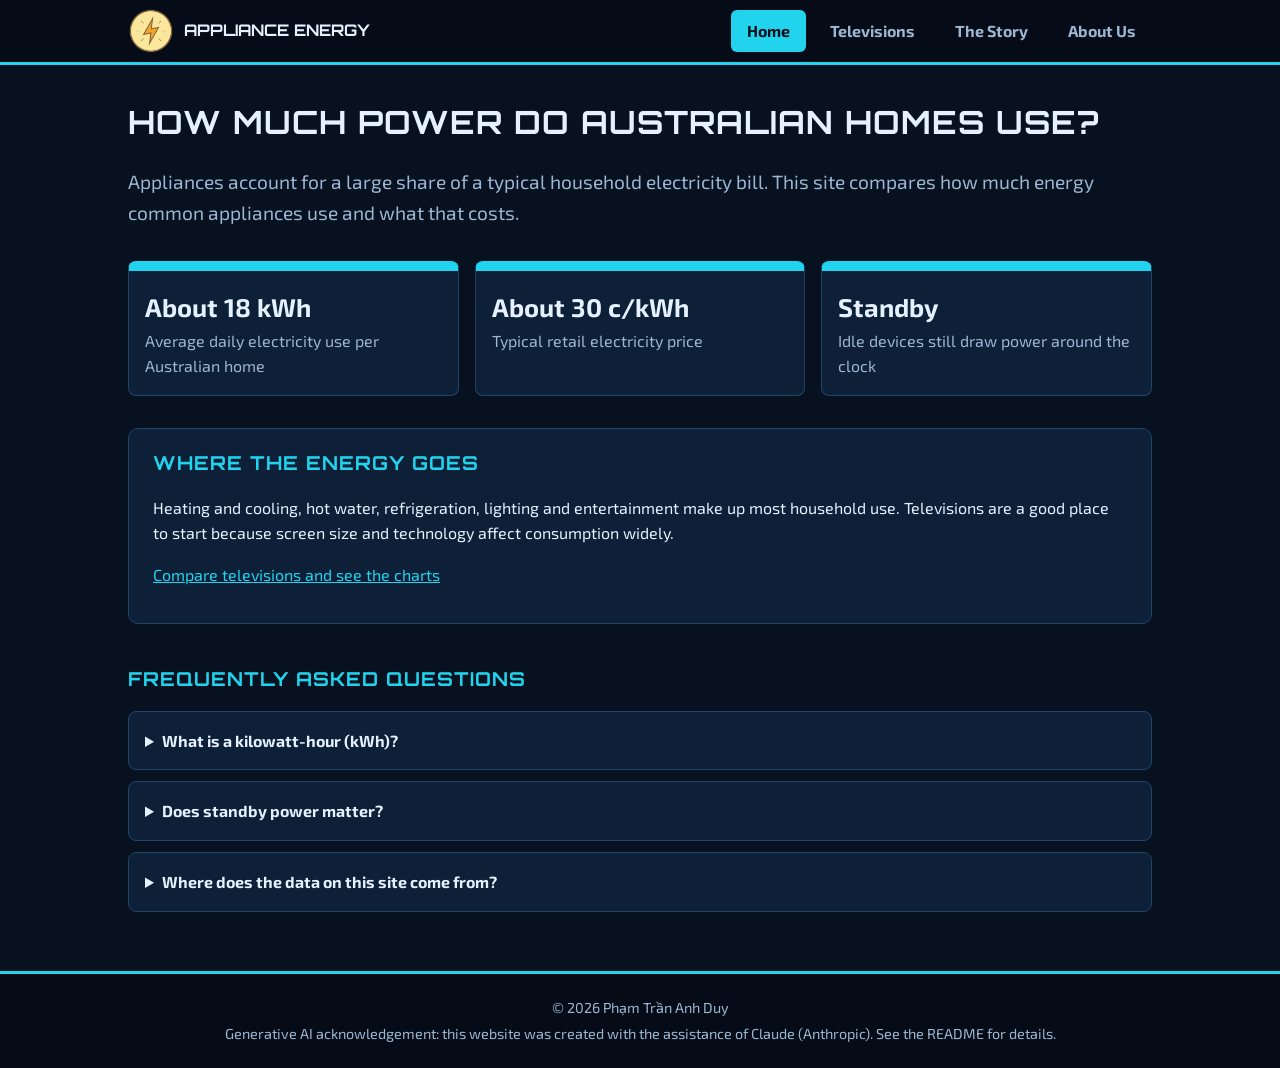
<file: index.html>
<!DOCTYPE html>
<html lang="en">
<head>
  <meta charset="UTF-8">
  <meta name="viewport" content="width=device-width, initial-scale=1">
  <title>Home | Appliance Energy Consumption Website</title>
  <link rel="icon" href="assets/img/PowerIcon.png">
  <link rel="preconnect" href="https://fonts.googleapis.com">
  <link rel="preconnect" href="https://fonts.gstatic.com" crossorigin>
  <link href="https://fonts.googleapis.com/css2?family=Exo+2:wght@400;600;700&family=Orbitron:wght@500;700;900&display=swap" rel="stylesheet">
  <link rel="stylesheet" href="assets/css/style.css">
</head>
<body>
  <header class="site-nav">
    <nav class="nav-inner" aria-label="Main">
      <a class="logo" href="index.html">
        <img src="assets/img/PowerIcon.png">
        Appliance Energy
      </a>
      <ul class="nav-links">
        <li><a href="index.html" class="active">Home</a></li>
        <li><a href="televisions.html">Televisions</a></li>
        <li><a href="story.html">The Story</a></li>
        <li><a href="about.html">About Us</a></li>
      </ul>
    </nav>
  </header>
  <main>
    <h1>How much power do Australian homes use?</h1>
    <p class="lead">Appliances account for a large share of a typical household electricity bill. This site compares how much energy common appliances use and what that costs.</p>
    <div class="stats">
      <div class="stat">
        <strong>About 18 kWh</strong>
        Average daily electricity use per Australian home</div>
      <div class="stat">
        <strong>About 30 c/kWh</strong>
        Typical retail electricity price</div>
      <div class="stat">
        <strong>Standby</strong>
        Idle devices still draw power around the clock</div>
    </div>
    <section class="panel">
      <h2 class="first">Where the energy goes</h2>
      <p>Heating and cooling, hot water, refrigeration, lighting and entertainment make up most household use. Televisions are a good place to start because screen size and technology affect consumption widely.</p>
      <p><a href="televisions.html">Compare televisions and see the charts</a></p>
    </section>
    <section aria-labelledby="faq-title">
      <h2 id="faq-title">Frequently asked questions</h2>
      <div class="accordion">
        <details>
          <summary>What is a kilowatt-hour (kWh)?</summary>
          <p>A kilowatt-hour is the energy used by a 1,000 watt appliance running for one hour. It is the unit your electricity bill is based on.</p>
        </details>
        <details>
          <summary>Does standby power matter?</summary>
          <p>Devices on standby draw a small amount continuously. Across a whole home this can add up over a year.</p>
        </details>
        <details>
          <summary>Where does the data on this site come from?</summary>
          <p>The television charts use the Australian Government Energy Rating registry data exported on 30 September 2026. Other figures are examples only.</p>
        </details>
      </div>
    </section>
  </main>
  <footer class="site-footer">
    <p>&copy; 2026 Phạm Trần Anh Duy</p>
    <p>Generative AI acknowledgement: this website was created with the assistance of Claude (Anthropic). See the README for details.</p>
  </footer>
</body>
</html>
</file>
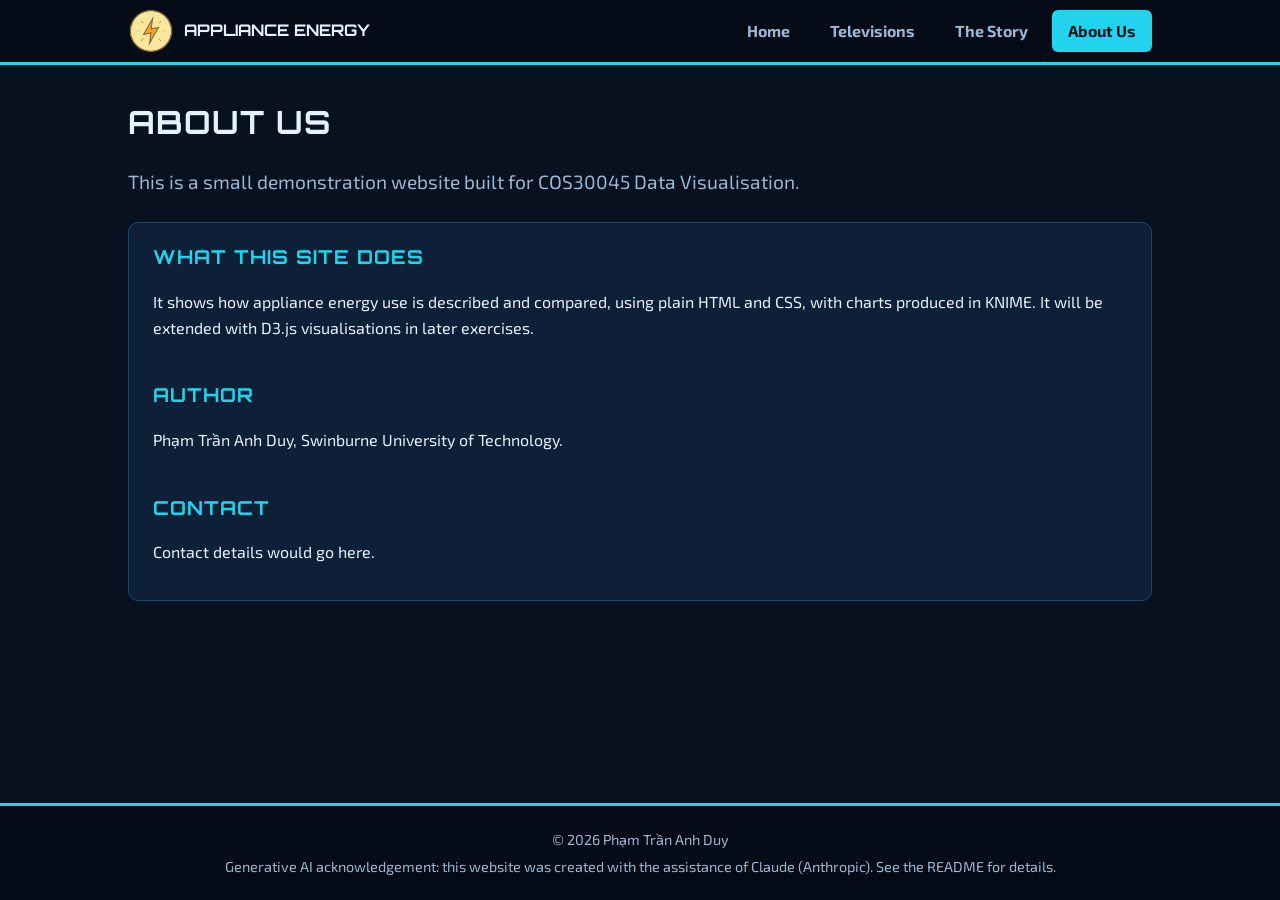
<file: about.html>
<!DOCTYPE html>
<html lang="en">
<head>
  <meta charset="UTF-8">
  <meta name="viewport" content="width=device-width, initial-scale=1">
  <title>About Us | Appliance Energy Consumption Website</title>
  <link rel="icon" href="assets/img/PowerIcon.png">
  <link rel="preconnect" href="https://fonts.googleapis.com">
  <link rel="preconnect" href="https://fonts.gstatic.com" crossorigin>
  <link href="https://fonts.googleapis.com/css2?family=Exo+2:wght@400;600;700&family=Orbitron:wght@500;700;900&display=swap" rel="stylesheet">
  <link rel="stylesheet" href="assets/css/style.css">
</head>
<body>
  <header class="site-nav">
    <nav class="nav-inner" aria-label="Main">
      <a class="logo" href="index.html">
        <img src="assets/img/PowerIcon.png">
        Appliance Energy
      </a>
      <ul class="nav-links">
        <li><a href="index.html">Home</a></li>
        <li><a href="televisions.html">Televisions</a></li>
        <li><a href="story.html">The Story</a></li>
        <li><a href="about.html" class="active">About Us</a></li>
      </ul>
    </nav>
  </header>
  <main>
    <h1>About Us</h1>
    <p class="lead">This is a small demonstration website built for COS30045 Data Visualisation.</p>
    <section class="panel">
      <h2 class="first">What this site does</h2>
      <p>It shows how appliance energy use is described and compared, using plain HTML and CSS, with charts produced in KNIME. It will be extended with D3.js visualisations in later exercises.</p>
      <h2>Author</h2>
      <p>Phạm Trần Anh Duy, Swinburne University of Technology.</p>
      <h2>Contact</h2>
      <p>Contact details would go here.</p>
    </section>
  </main>
  <footer class="site-footer">
    <p>&copy; 2026 Phạm Trần Anh Duy</p>
    <p>Generative AI acknowledgement: this website was created with the assistance of Claude (Anthropic). See the README for details.</p>
  </footer>
</body>
</html>
</file>
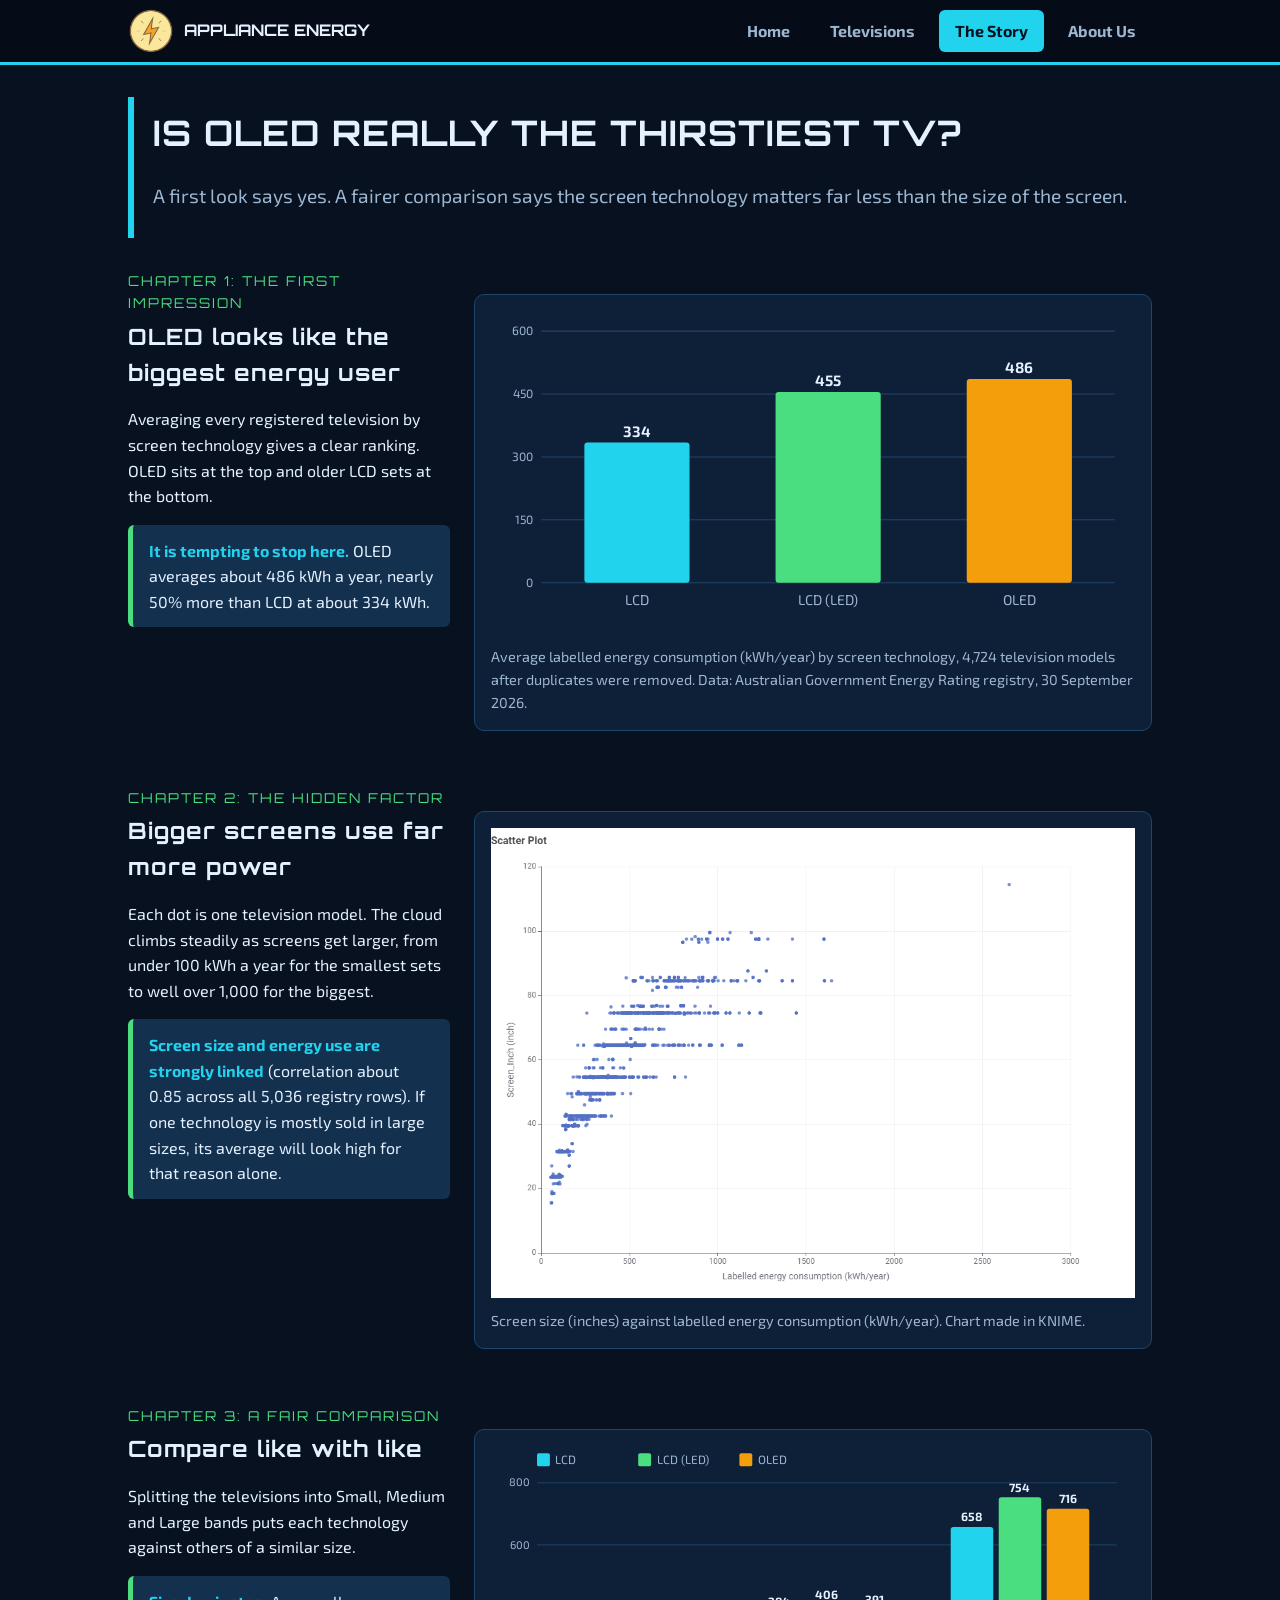
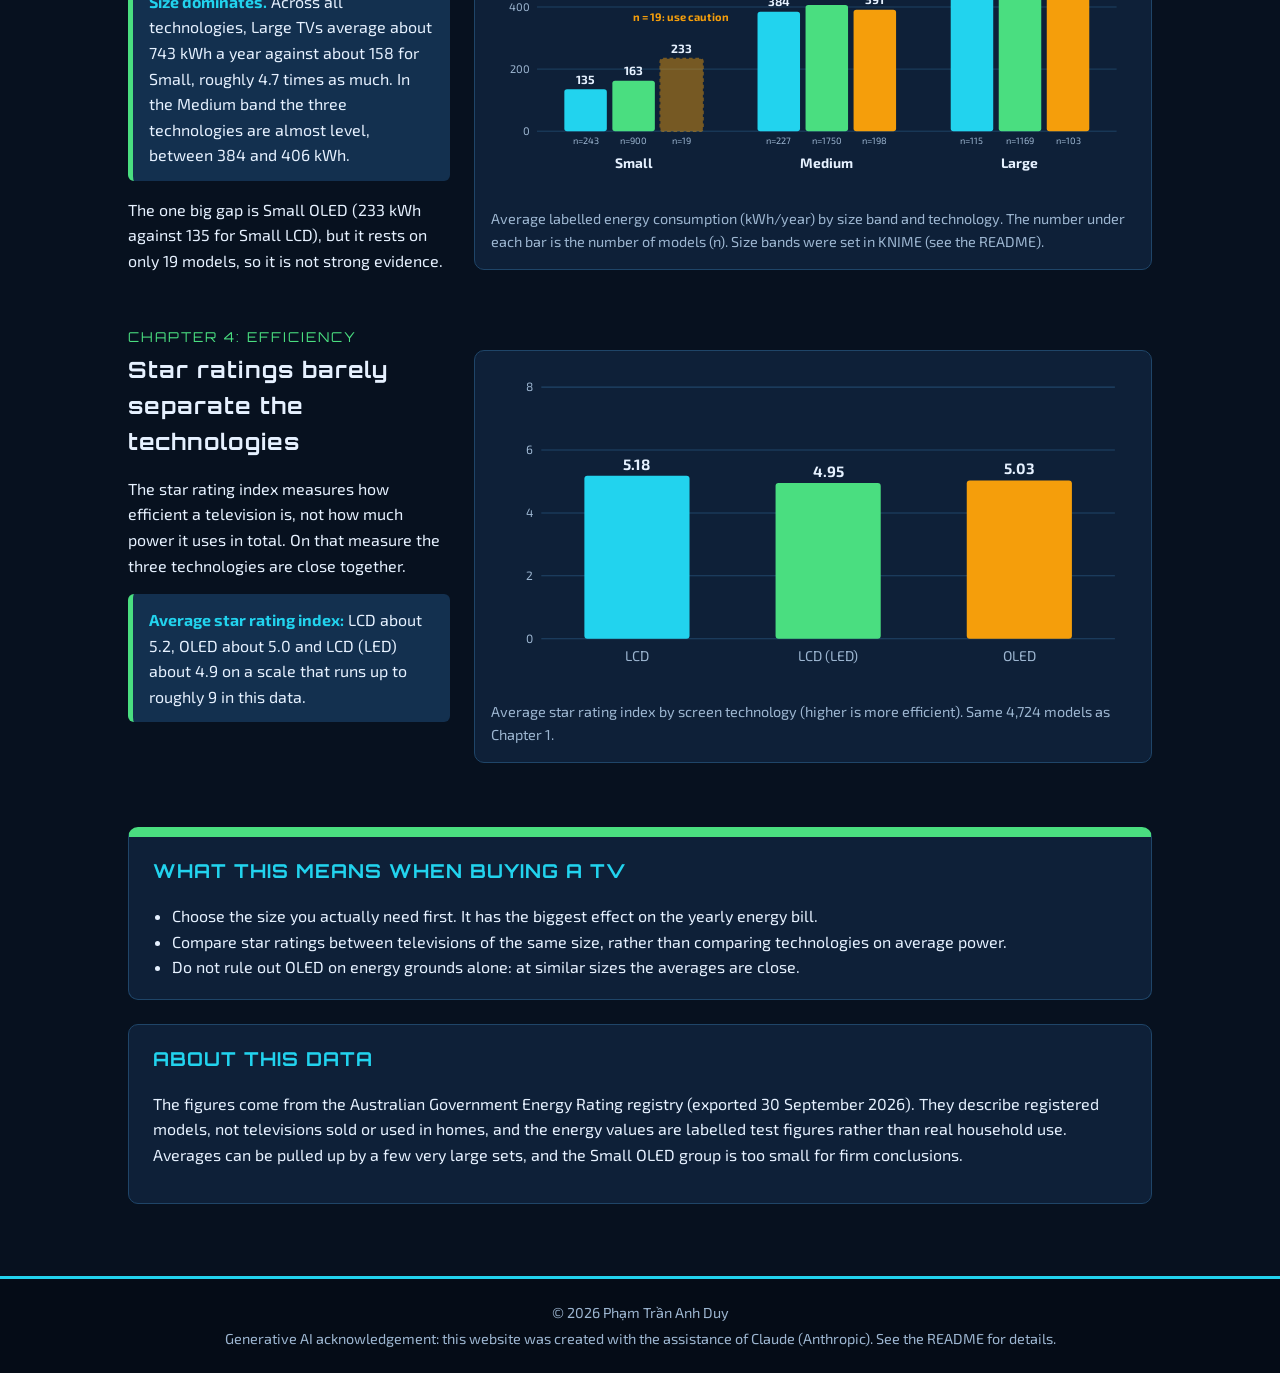
<file: story.html>
<!DOCTYPE html>
<html lang="en">
<head>
  <meta charset="UTF-8">
  <meta name="viewport" content="width=device-width, initial-scale=1">
  <title>The Story | Appliance Energy Consumption Website</title>
  <link rel="icon" href="assets/img/PowerIcon.png">
  <link rel="preconnect" href="https://fonts.googleapis.com">
  <link rel="preconnect" href="https://fonts.gstatic.com" crossorigin>
  <link href="https://fonts.googleapis.com/css2?family=Exo+2:wght@400;600;700&family=Orbitron:wght@500;700;900&display=swap" rel="stylesheet">
  <link rel="stylesheet" href="assets/css/style.css">
</head>
<body>
  <header class="site-nav">
    <nav class="nav-inner" aria-label="Main">
      <a class="logo" href="index.html">
        <img src="assets/img/PowerIcon.png">
        Appliance Energy
      </a>
      <ul class="nav-links">
        <li><a href="index.html">Home</a></li>
        <li><a href="televisions.html">Televisions</a></li>
        <li><a href="story.html" class="active">The Story</a></li>
        <li><a href="about.html">About Us</a></li>
      </ul>
    </nav>
  </header>
  <main>
    <div class="story-hero">
      <h1>Is OLED really the thirstiest TV?</h1>
      <p class="lead">A first look says yes. A fairer comparison says the screen technology matters far less than the size of the screen.</p>
    </div>

    <section class="chapter" aria-labelledby="ch1">
      <div class="text">
        <p class="chapter-label">Chapter 1: The first impression</p>
        <h2 id="ch1">OLED looks like the biggest energy user</h2>
        <p>Averaging every registered television by screen technology gives a clear ranking. OLED sits at the top and older LCD sets at the bottom.</p>
        <p class="callout"><strong>It is tempting to stop here.</strong> OLED averages about 486 kWh a year, nearly 50% more than LCD at about 334 kWh.</p>
      </div>
      <figure class="chart visual">
        <svg viewBox="0 0 640 320" role="img" aria-label="Average yearly energy use by screen technology" xmlns="http://www.w3.org/2000/svg" font-family="Exo 2, Arial, sans-serif"><line x1="50" x2="620" y1="270.0" y2="270.0" stroke="#1F4568"/><text x="42" y="274.0" fill="#9DB6D1" font-size="12" text-anchor="end">0</text><line x1="50" x2="620" y1="207.5" y2="207.5" stroke="#1F4568"/><text x="42" y="211.5" fill="#9DB6D1" font-size="12" text-anchor="end">150</text><line x1="50" x2="620" y1="145.0" y2="145.0" stroke="#1F4568"/><text x="42" y="149.0" fill="#9DB6D1" font-size="12" text-anchor="end">300</text><line x1="50" x2="620" y1="82.5" y2="82.5" stroke="#1F4568"/><text x="42" y="86.5" fill="#9DB6D1" font-size="12" text-anchor="end">450</text><line x1="50" x2="620" y1="20.0" y2="20.0" stroke="#1F4568"/><text x="42" y="24.0" fill="#9DB6D1" font-size="12" text-anchor="end">600</text><rect x="92.8" y="130.8" width="104.5" height="139.2" fill="#22D3EE" rx="3"/><text x="145.0" y="124.8" fill="#E6F1FF" font-size="15" font-weight="700" text-anchor="middle">334</text><text x="145.0" y="292" fill="#9DB6D1" font-size="14" text-anchor="middle">LCD</text><rect x="282.8" y="80.4" width="104.5" height="189.6" fill="#4ADE80" rx="3"/><text x="335.0" y="74.4" fill="#E6F1FF" font-size="15" font-weight="700" text-anchor="middle">455</text><text x="335.0" y="292" fill="#9DB6D1" font-size="14" text-anchor="middle">LCD (LED)</text><rect x="472.8" y="67.5" width="104.5" height="202.5" fill="#F59E0B" rx="3"/><text x="525.0" y="61.5" fill="#E6F1FF" font-size="15" font-weight="700" text-anchor="middle">486</text><text x="525.0" y="292" fill="#9DB6D1" font-size="14" text-anchor="middle">OLED</text></svg>
        <figcaption>Average labelled energy consumption (kWh/year) by screen technology, 4,724 television models after duplicates were removed. Data: Australian Government Energy Rating registry, 30 September 2026.</figcaption>
      </figure>
    </section>

    <section class="chapter" aria-labelledby="ch2">
      <div class="text">
        <p class="chapter-label">Chapter 2: The hidden factor</p>
        <h2 id="ch2">Bigger screens use far more power</h2>
        <p>Each dot is one television model. The cloud climbs steadily as screens get larger, from under 100 kWh a year for the smallest sets to well over 1,000 for the biggest.</p>
        <p class="callout"><strong>Screen size and energy use are strongly linked</strong> (correlation about 0.85 across all 5,036 registry rows). If one technology is mostly sold in large sizes, its average will look high for that reason alone.</p>
      </div>
      <figure class="chart visual">
        <img src="assets/img/Scatter Plot.png" alt="Scatter plot of screen size in inches against labelled energy consumption in kWh per year">
        <figcaption>Screen size (inches) against labelled energy consumption (kWh/year). Chart made in KNIME.</figcaption>
      </figure>
    </section>

    <section class="chapter" aria-labelledby="ch3">
      <div class="text">
        <p class="chapter-label">Chapter 3: A fair comparison</p>
        <h2 id="ch3">Compare like with like</h2>
        <p>Splitting the televisions into Small, Medium and Large bands puts each technology against others of a similar size.</p>
        <p class="callout"><strong>Size dominates.</strong> Across all technologies, Large TVs average about 743 kWh a year against about 158 for Small, roughly 4.7 times as much. In the Medium band the three technologies are almost level, between 384 and 406 kWh.</p>
        <p>The one big gap is Small OLED (233 kWh against 135 for Small LCD), but it rests on only 19 models, so it is not strong evidence.</p>
      </div>
      <figure class="chart visual">
        <svg viewBox="0 0 700 380" role="img" aria-label="Average yearly energy use by screen size band and technology" xmlns="http://www.w3.org/2000/svg" font-family="Exo 2, Arial, sans-serif"><line x1="50" x2="680" y1="310.0" y2="310.0" stroke="#1F4568"/><text x="42" y="314.0" fill="#9DB6D1" font-size="12" text-anchor="end">0</text><line x1="50" x2="680" y1="242.5" y2="242.5" stroke="#1F4568"/><text x="42" y="246.5" fill="#9DB6D1" font-size="12" text-anchor="end">200</text><line x1="50" x2="680" y1="175.0" y2="175.0" stroke="#1F4568"/><text x="42" y="179.0" fill="#9DB6D1" font-size="12" text-anchor="end">400</text><line x1="50" x2="680" y1="107.5" y2="107.5" stroke="#1F4568"/><text x="42" y="111.5" fill="#9DB6D1" font-size="12" text-anchor="end">600</text><line x1="50" x2="680" y1="40.0" y2="40.0" stroke="#1F4568"/><text x="42" y="44.0" fill="#9DB6D1" font-size="12" text-anchor="end">800</text><rect x="79.7" y="264.5" width="46.2" height="45.5" fill="#22D3EE" opacity="1" rx="3"/><text x="102.8" y="258.5" fill="#E6F1FF" font-size="13" font-weight="700" text-anchor="middle">135</text><text x="102.8" y="324" fill="#9DB6D1" font-size="10" text-anchor="middle">n=243</text><rect x="131.9" y="255.1" width="46.2" height="54.9" fill="#4ADE80" opacity="1" rx="3"/><text x="155.0" y="249.1" fill="#E6F1FF" font-size="13" font-weight="700" text-anchor="middle">163</text><text x="155.0" y="324" fill="#9DB6D1" font-size="10" text-anchor="middle">n=900</text><rect x="184.1" y="231.3" width="46.2" height="78.7" fill="#F59E0B" opacity="0.45" rx="3" stroke="#F59E0B" stroke-dasharray="4 3" stroke-width="2"/><text x="207.2" y="225.3" fill="#E6F1FF" font-size="13" font-weight="700" text-anchor="middle">233</text><text x="207.2" y="324" fill="#9DB6D1" font-size="10" text-anchor="middle">n=19</text><text x="155.0" y="350" fill="#E6F1FF" font-size="15" font-weight="700" text-anchor="middle">Small</text><rect x="289.7" y="180.3" width="46.2" height="129.7" fill="#22D3EE" opacity="1" rx="3"/><text x="312.8" y="174.3" fill="#E6F1FF" font-size="13" font-weight="700" text-anchor="middle">384</text><text x="312.8" y="324" fill="#9DB6D1" font-size="10" text-anchor="middle">n=227</text><rect x="341.9" y="172.8" width="46.2" height="137.2" fill="#4ADE80" opacity="1" rx="3"/><text x="365.0" y="166.8" fill="#E6F1FF" font-size="13" font-weight="700" text-anchor="middle">406</text><text x="365.0" y="324" fill="#9DB6D1" font-size="10" text-anchor="middle">n=1750</text><rect x="394.1" y="178.1" width="46.2" height="131.9" fill="#F59E0B" opacity="1" rx="3"/><text x="417.2" y="172.1" fill="#E6F1FF" font-size="13" font-weight="700" text-anchor="middle">391</text><text x="417.2" y="324" fill="#9DB6D1" font-size="10" text-anchor="middle">n=198</text><text x="365.0" y="350" fill="#E6F1FF" font-size="15" font-weight="700" text-anchor="middle">Medium</text><rect x="499.7" y="88.0" width="46.2" height="222.0" fill="#22D3EE" opacity="1" rx="3"/><text x="522.8" y="82.0" fill="#E6F1FF" font-size="13" font-weight="700" text-anchor="middle">658</text><text x="522.8" y="324" fill="#9DB6D1" font-size="10" text-anchor="middle">n=115</text><rect x="551.9" y="55.6" width="46.2" height="254.4" fill="#4ADE80" opacity="1" rx="3"/><text x="575.0" y="49.6" fill="#E6F1FF" font-size="13" font-weight="700" text-anchor="middle">754</text><text x="575.0" y="324" fill="#9DB6D1" font-size="10" text-anchor="middle">n=1169</text><rect x="604.1" y="68.3" width="46.2" height="241.7" fill="#F59E0B" opacity="1" rx="3"/><text x="627.2" y="62.3" fill="#E6F1FF" font-size="13" font-weight="700" text-anchor="middle">716</text><text x="627.2" y="324" fill="#9DB6D1" font-size="10" text-anchor="middle">n=103</text><text x="575.0" y="350" fill="#E6F1FF" font-size="15" font-weight="700" text-anchor="middle">Large</text><rect x="50" y="8" width="14" height="14" fill="#22D3EE" rx="2"/><text x="70" y="20" fill="#9DB6D1" font-size="13">LCD</text><rect x="160" y="8" width="14" height="14" fill="#4ADE80" rx="2"/><text x="180" y="20" fill="#9DB6D1" font-size="13">LCD (LED)</text><rect x="270" y="8" width="14" height="14" fill="#F59E0B" rx="2"/><text x="290" y="20" fill="#9DB6D1" font-size="13">OLED</text><text x="207" y="190" fill="#F59E0B" font-size="12" font-weight="700" text-anchor="middle">n = 19: use caution</text></svg>
        <figcaption>Average labelled energy consumption (kWh/year) by size band and technology. The number under each bar is the number of models (n). Size bands were set in KNIME (see the README).</figcaption>
      </figure>
    </section>

    <section class="chapter" aria-labelledby="ch4">
      <div class="text">
        <p class="chapter-label">Chapter 4: Efficiency</p>
        <h2 id="ch4">Star ratings barely separate the technologies</h2>
        <p>The star rating index measures how efficient a television is, not how much power it uses in total. On that measure the three technologies are close together.</p>
        <p class="callout"><strong>Average star rating index:</strong> LCD about 5.2, OLED about 5.0 and LCD (LED) about 4.9 on a scale that runs up to roughly 9 in this data.</p>
      </div>
      <figure class="chart visual">
        <svg viewBox="0 0 640 320" role="img" aria-label="Average star rating index by technology" xmlns="http://www.w3.org/2000/svg" font-family="Exo 2, Arial, sans-serif"><line x1="50" x2="620" y1="270.0" y2="270.0" stroke="#1F4568"/><text x="42" y="274.0" fill="#9DB6D1" font-size="12" text-anchor="end">0</text><line x1="50" x2="620" y1="207.5" y2="207.5" stroke="#1F4568"/><text x="42" y="211.5" fill="#9DB6D1" font-size="12" text-anchor="end">2</text><line x1="50" x2="620" y1="145.0" y2="145.0" stroke="#1F4568"/><text x="42" y="149.0" fill="#9DB6D1" font-size="12" text-anchor="end">4</text><line x1="50" x2="620" y1="82.5" y2="82.5" stroke="#1F4568"/><text x="42" y="86.5" fill="#9DB6D1" font-size="12" text-anchor="end">6</text><line x1="50" x2="620" y1="20.0" y2="20.0" stroke="#1F4568"/><text x="42" y="24.0" fill="#9DB6D1" font-size="12" text-anchor="end">8</text><rect x="92.8" y="108.1" width="104.5" height="161.9" fill="#22D3EE" rx="3"/><text x="145.0" y="102.1" fill="#E6F1FF" font-size="15" font-weight="700" text-anchor="middle">5.18</text><text x="145.0" y="292" fill="#9DB6D1" font-size="14" text-anchor="middle">LCD</text><rect x="282.8" y="115.3" width="104.5" height="154.7" fill="#4ADE80" rx="3"/><text x="335.0" y="109.3" fill="#E6F1FF" font-size="15" font-weight="700" text-anchor="middle">4.95</text><text x="335.0" y="292" fill="#9DB6D1" font-size="14" text-anchor="middle">LCD (LED)</text><rect x="472.8" y="112.8" width="104.5" height="157.2" fill="#F59E0B" rx="3"/><text x="525.0" y="106.8" fill="#E6F1FF" font-size="15" font-weight="700" text-anchor="middle">5.03</text><text x="525.0" y="292" fill="#9DB6D1" font-size="14" text-anchor="middle">OLED</text></svg>
        <figcaption>Average star rating index by screen technology (higher is more efficient). Same 4,724 models as Chapter 1.</figcaption>
      </figure>
    </section>

    <section class="takeaway">
      <h2 class="first">What this means when buying a TV</h2>
      <ul>
        <li>Choose the size you actually need first. It has the biggest effect on the yearly energy bill.</li>
        <li>Compare star ratings between televisions of the same size, rather than comparing technologies on average power.</li>
        <li>Do not rule out OLED on energy grounds alone: at similar sizes the averages are close.</li>
      </ul>
    </section>

    <section class="panel">
      <h2 class="first">About this data</h2>
      <p>The figures come from the Australian Government Energy Rating registry (exported 30 September 2026). They describe registered models, not televisions sold or used in homes, and the energy values are labelled test figures rather than real household use. Averages can be pulled up by a few very large sets, and the Small OLED group is too small for firm conclusions.</p>
    </section>
  </main>
  <footer class="site-footer">
    <p>&copy; 2026 Phạm Trần Anh Duy</p>
    <p>Generative AI acknowledgement: this website was created with the assistance of Claude (Anthropic). See the README for details.</p>
  </footer>
</body>
</html>
</file>
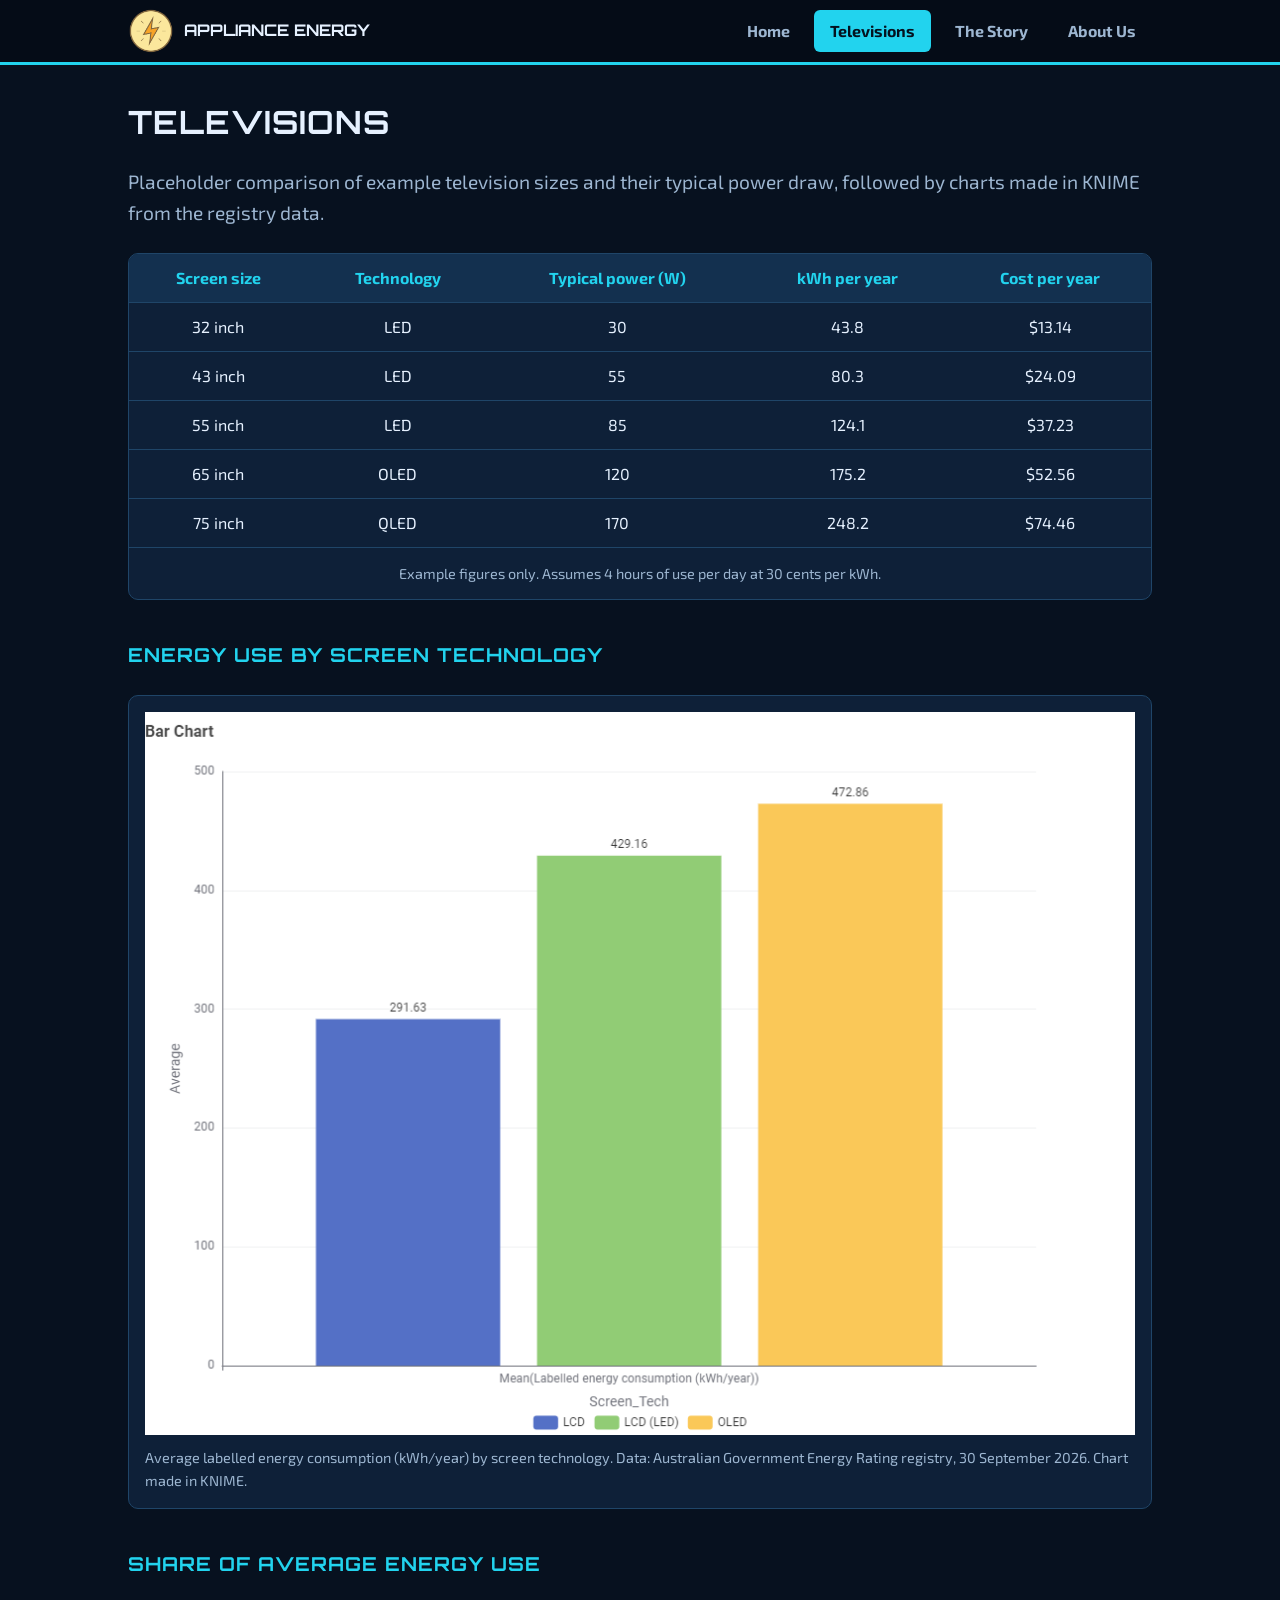
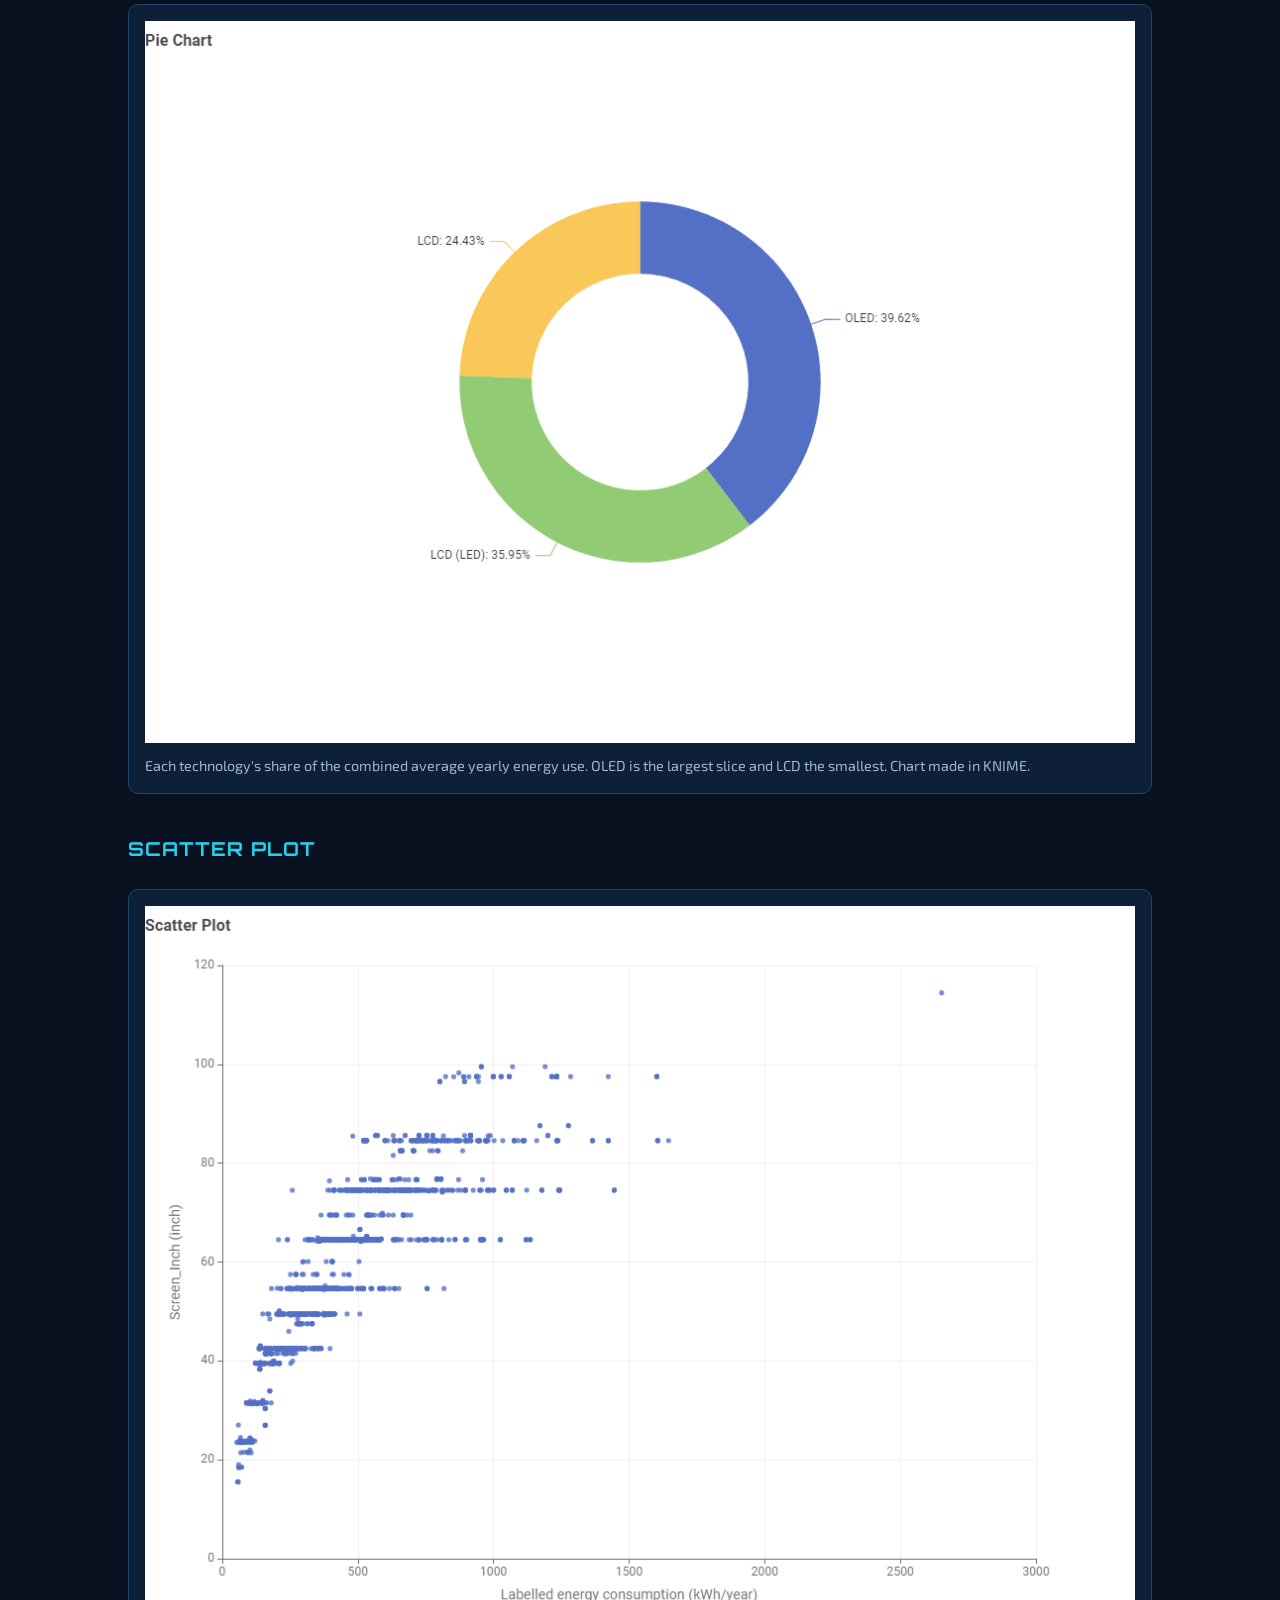
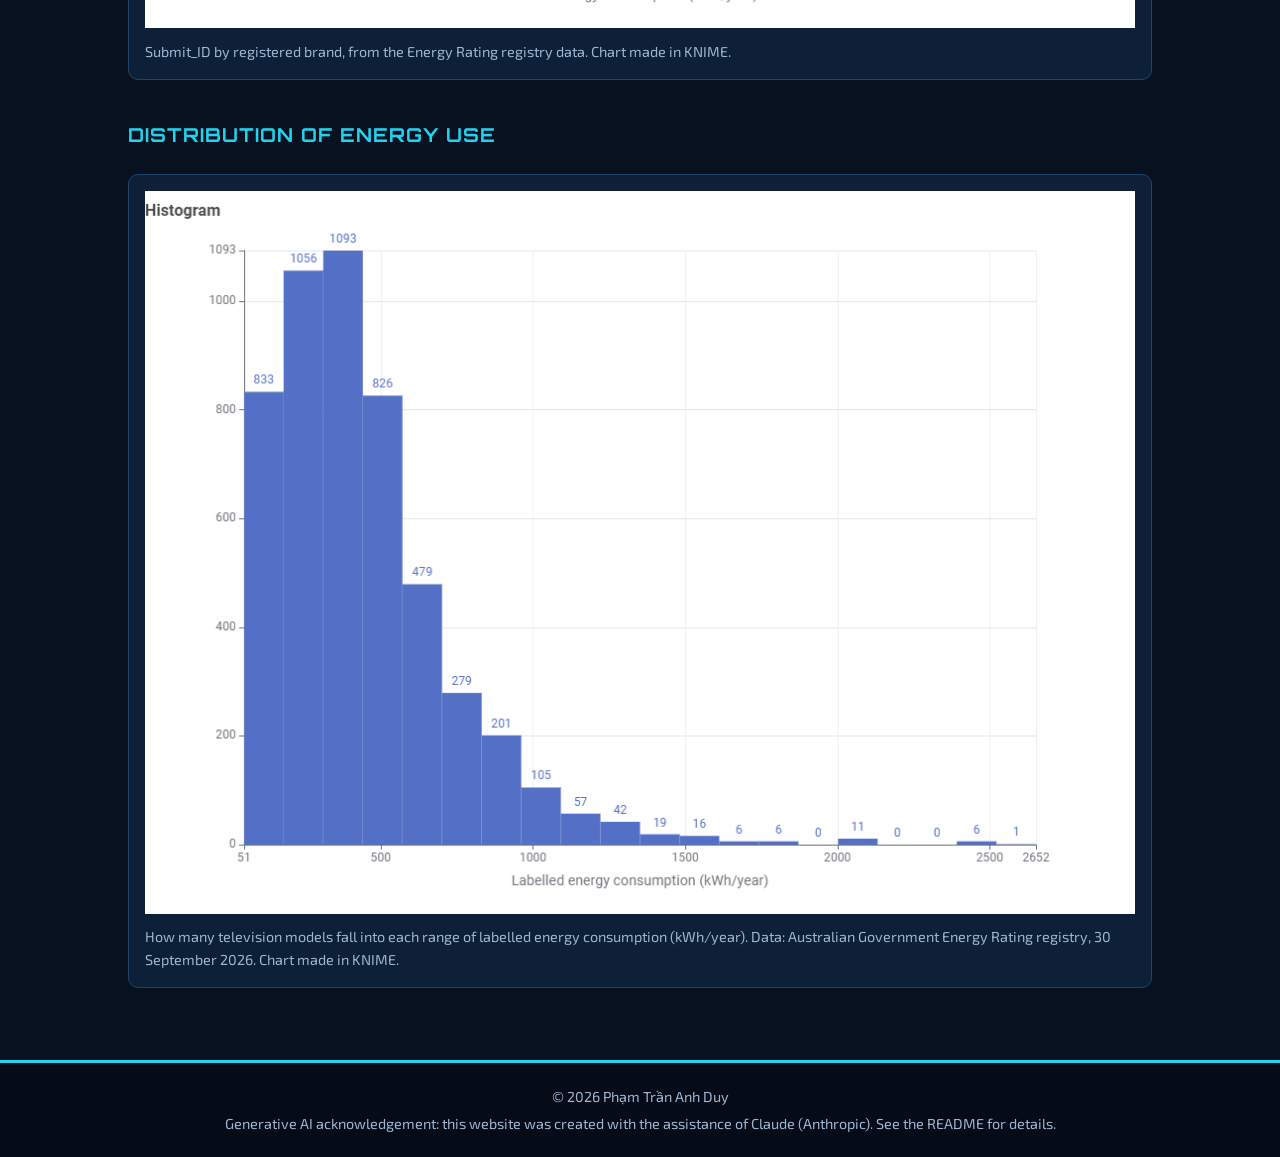
<file: televisions.html>
<!DOCTYPE html>
<html lang="en">
<head>
  <meta charset="UTF-8">
  <meta name="viewport" content="width=device-width, initial-scale=1">
  <title>Televisions | Appliance Energy Consumption Website</title>
  <link rel="icon" href="assets/img/PowerIcon.png">
  <link rel="preconnect" href="https://fonts.googleapis.com">
  <link rel="preconnect" href="https://fonts.gstatic.com" crossorigin>
  <link href="https://fonts.googleapis.com/css2?family=Exo+2:wght@400;600;700&family=Orbitron:wght@500;700;900&display=swap" rel="stylesheet">
  <link rel="stylesheet" href="assets/css/style.css">
</head>
<body>
  <header class="site-nav">
    <nav class="nav-inner" aria-label="Main">
      <a class="logo" href="index.html">
        <img src="assets/img/PowerIcon.png">
        Appliance Energy
      </a>
      <ul class="nav-links">
        <li><a href="index.html">Home</a></li>
        <li><a href="televisions.html" class="active">Televisions</a></li>
        <li><a href="story.html">The Story</a></li>
        <li><a href="about.html">About Us</a></li>
      </ul>
    </nav>
  </header>
  <main>
    <h1>Televisions</h1>
    <p class="lead">Placeholder comparison of example television sizes and their typical power draw, followed by charts made in KNIME from the registry data.</p>
    <div class="panel table-wrap">
      <table>
        <thead><tr><th>Screen size</th><th>Technology</th><th>Typical power (W)</th><th>kWh per year</th><th>Cost per year</th></tr></thead>
        <tbody>
          <tr><td>32 inch</td><td>LED</td><td class="num">30</td><td class="num">43.8</td><td class="num">$13.14</td></tr>
          <tr><td>43 inch</td><td>LED</td><td class="num">55</td><td class="num">80.3</td><td class="num">$24.09</td></tr>
          <tr><td>55 inch</td><td>LED</td><td class="num">85</td><td class="num">124.1</td><td class="num">$37.23</td></tr>
          <tr><td>65 inch</td><td>OLED</td><td class="num">120</td><td class="num">175.2</td><td class="num">$52.56</td></tr>
          <tr><td>75 inch</td><td>QLED</td><td class="num">170</td><td class="num">248.2</td><td class="num">$74.46</td></tr>
        </tbody>
      </table>
      <p class="note">Example figures only. Assumes 4 hours of use per day at 30 cents per kWh.</p>
    </div>
    <h2>Energy use by screen technology</h2>
    <figure class="chart">
      <img src="assets/img/Bar Chart.png">
      <figcaption>Average labelled energy consumption (kWh/year) by screen technology. Data: Australian Government Energy Rating registry, 30 September 2026. Chart made in KNIME.</figcaption>
    </figure>
    <h2>Share of average energy use</h2>
    <figure class="chart">
      <img src="assets/img/Pie Chart.png">
      <figcaption>Each technology's share of the combined average yearly energy use. OLED is the largest slice and LCD the smallest. Chart made in KNIME.</figcaption>
    </figure>
    <h2>Scatter plot</h2>
    <figure class="chart">
      <img src="assets/img/Scatter Plot.png">
      <figcaption>Submit_ID by registered brand, from the Energy Rating registry data. Chart made in KNIME.</figcaption>
    </figure>
    <h2>Distribution of energy use</h2>
    <figure class="chart">
      <img src="assets/img/Histogram.png">
      <figcaption>How many television models fall into each range of labelled energy consumption (kWh/year). Data: Australian Government Energy Rating registry, 30 September 2026. Chart made in KNIME.</figcaption>
    </figure>
  </main>
  <footer class="site-footer">
    <p>&copy; 2026 Phạm Trần Anh Duy</p>
    <p>Generative AI acknowledgement: this website was created with the assistance of Claude (Anthropic). See the README for details.</p>
  </footer>
</body>
</html>
</file>
<file: assets/css/style.css>
:root {
  --bg: #07111F;      
  --box: #0E2038;      
  --box-light: #13304F; 
  --line: #1F4568;   
  --text: #E6F1FF;     
  --muted: #9DB6D1;     
  --cyan: #22D3EE;      
  --green: #4ADE80;     
}

* {
  box-sizing: border-box;  
}

body {
  margin: 0;
  font-family: "Exo 2", "Segoe UI", Arial, sans-serif;  
  line-height: 1.6;
  color: var(--text);
  background-color: var(--bg);
  min-height: 100vh;     
  display: flex;
  flex-direction: column;   
}

h1, h2 {
  font-family: "Orbitron", Arial, sans-serif;   
  letter-spacing: 1px;
  text-transform: uppercase;
}

h1 {
  font-size: 2rem;
  margin: 0 0 1rem 0;
}

h2 {
  font-size: 1.2rem;
  color: var(--cyan);
  margin: 2.5rem 0 1rem 0;
}

h2.first {
  margin-top: 0;          
}

a {
  color: var(--cyan);
}

a:hover {
  color: var(--cyan);
}

.site-nav {
  background-color: #050C17;
  border-bottom: 3px solid var(--cyan);
  position: sticky;        
  top: 0;
}

.nav-inner {
  max-width: 66rem;
  margin: 0 auto;         
  padding: 0.5rem 1rem;
  display: flex;         
  justify-content: space-between;
  align-items: center;
  flex-wrap: wrap;
}

.logo {
  font-family: "Orbitron", Arial, sans-serif;  
  display: flex;
  align-items: center;
  gap: 0.6rem;
  text-decoration: none;
  color: var(--text);
  font-weight: bold;
  text-transform: uppercase;
}

.logo img {
  width: 46px;
  height: 46px;
  border-radius: 50%;    
}

.nav-links {
  list-style: none;        
  display: flex;          
  gap: 0.5rem;
  margin: 0;
  padding: 0;
}

.nav-links a {
  display: block;
  padding: 0.5rem 1rem;
  border-radius: 6px;
  text-decoration: none;
  color: var(--muted);
  font-weight: bold;
}

.nav-links a:hover {
  background-color: var(--box-light);
  color: var(--cyan);
}

.nav-links a.active {
  background-color: var(--cyan);
  color: #04121F;
}

main {
  flex: 1;          
  width: 100%;
  max-width: 66rem;
  margin: 0 auto;
  padding: 2rem 1rem 3rem 1rem;
}

.lead {
  font-size: 1.2rem;
  color: var(--muted);
}

.panel {
  background-color: var(--box);
  border: 1px solid var(--line);
  border-radius: 10px;
  padding: 1.2rem 1.5rem;
  margin: 1.5rem 0;
}

.stats {
  display: flex;
  flex-wrap: wrap;         
  gap: 1rem;
  margin: 2rem 0;
}

.stat {
  flex: 1;                  
  min-width: 14rem;
  background-color: var(--box);
  border: 1px solid var(--line);
  border-top: 10px solid var(--cyan);
  border-radius: 8px;
  padding: 1rem;
  color: var(--muted);
}

.stat strong {
  display: block;
  font-size: 1.6rem;
  color: var(--text);
}

.accordion details {
  background-color: var(--box);
  border: 1px solid var(--line);
  border-radius: 8px;
  margin-bottom: 0.7rem;
}

.accordion summary {
  cursor: pointer;         
  padding: 1rem;
  font-weight: bold;
}

.accordion summary:hover {
  background-color: var(--box-light);
  color: var(--cyan);
}

.accordion details p {
  margin: 0;
  padding: 0 1rem 1rem 1rem;
  color: var(--muted);
}

.table-wrap {
  overflow-x: auto;        
  padding: 0;
}

table {
  border-collapse: collapse;
  width: 100%;
}

th, td {
  padding: 0.7rem 1rem;
  text-align: center;
  border-bottom: 1px solid var(--line);
}

th {
  background-color: var(--box-light);
  color: var(--cyan);
}

tr:hover td {
  background-color: var(--box-light);   
}

.note {
  text-align: center;
  color: var(--muted);
  font-size: 0.9rem;
}

.chart {
  background-color: var(--box);
  border: 1px solid var(--line);
  border-radius: 10px;
  padding: 1rem;
  margin: 1.5rem 0;
}

.chart img {
  display: block;
  max-width: 100%;        
  height: auto;
  margin: 0 auto;         
}

.chart figcaption {
  color: var(--muted);
  font-size: 0.9rem;
  margin-top: 0.7rem;
}

.site-footer {
  background-color: #050C17;
  border-top: 3px solid var(--cyan);
  color: var(--muted);
  text-align: center;
  padding: 1.2rem 1rem;
  font-size: 0.9rem;
}

.site-footer p {
  margin: 0.2rem 0;
}

/* ---------- Data story page ---------- */
.story-hero {
  border-left: 6px solid var(--cyan);
  padding: 0.5rem 0 0.5rem 1.2rem;
  margin-bottom: 2rem;
}

.story-hero h1 {
  font-size: 2.2rem;
}

.chapter {
  display: flex;
  flex-wrap: wrap;
  gap: 1.5rem;
  align-items: flex-start;
  margin: 2rem 0;
}

.chapter .text {
  flex: 1;
  min-width: 16rem;
}

.chapter .visual {
  flex: 2;
  min-width: 18rem;
}

.chapter-label {
  font-family: "Orbitron", Arial, sans-serif;
  color: var(--green);
  font-size: 0.85rem;
  letter-spacing: 2px;
  text-transform: uppercase;
  margin: 0;
}

.chapter h2 {
  margin-top: 0.3rem;
  text-transform: none;
  font-size: 1.4rem;
  color: var(--text);
}

.callout {
  border-left: 5px solid var(--green);
  background-color: var(--box-light);
  padding: 0.8rem 1rem;
  border-radius: 6px;
  margin: 1rem 0 0 0;
}

.callout strong {
  color: var(--cyan);
}

.chart svg {
  display: block;
  width: 100%;
  height: auto;
}

.takeaway {
  background-color: var(--box);
  border: 1px solid var(--line);
  border-top: 10px solid var(--green);
  border-radius: 10px;
  padding: 1.2rem 1.5rem;
  margin: 2.5rem 0 1rem 0;
}

.takeaway ul {
  margin: 0.5rem 0 0 0;
  padding-left: 1.2rem;
}
</file>
